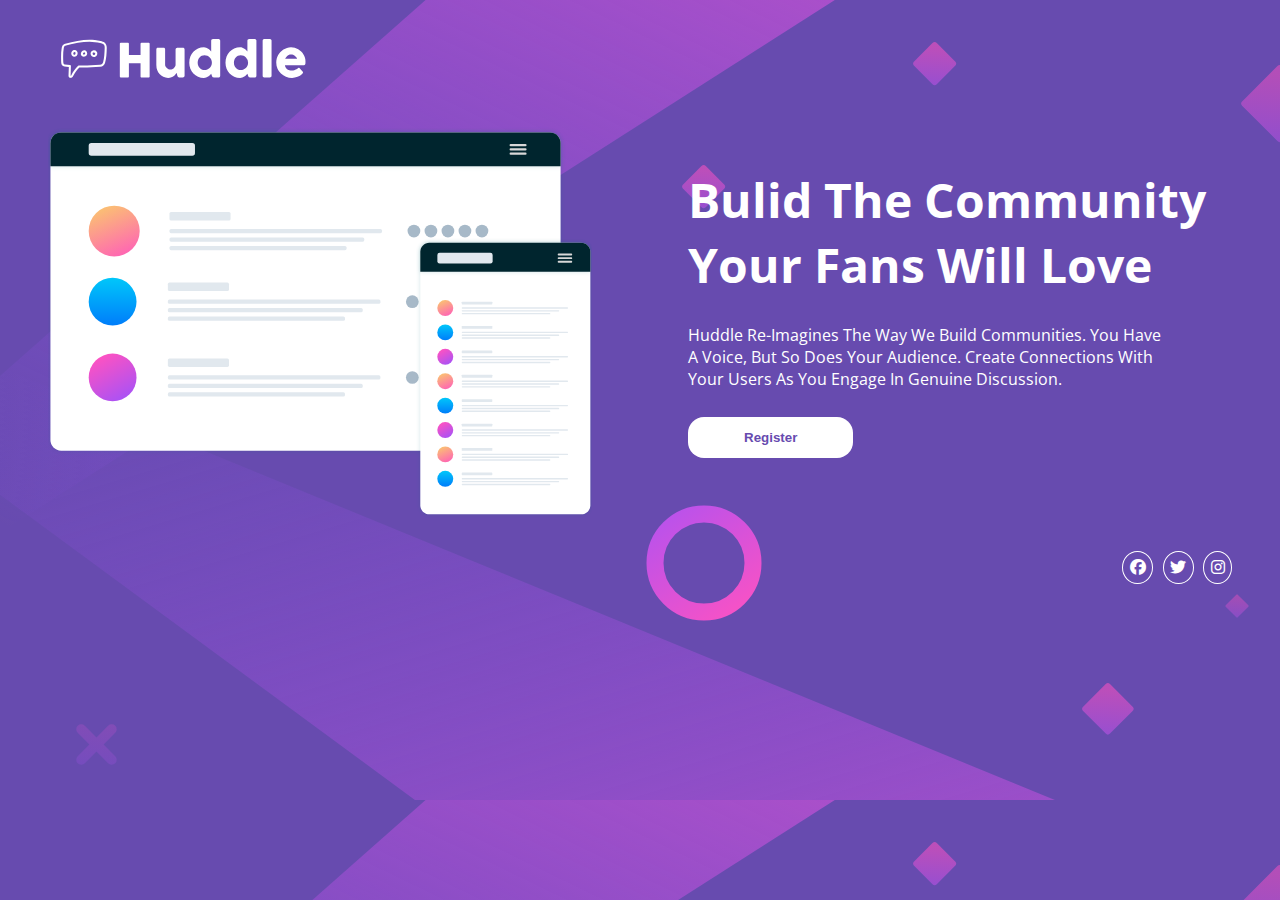
<file: huddle-landing-page/index.html>
<!DOCTYPE html>
<html lang="en">
  <head>
    <meta charset="UTF-8" />
    <meta name="viewport" content="width=device-width, initial-scale=1.0" />
    <!-- displays site properly based on user's device -->
    <link
      rel="stylesheet"
      href="https://cdnjs.cloudflare.com/ajax/libs/font-awesome/6.7.2/css/all.min.css"
      integrity="sha512-Evv84Mr4kqVGRNSgIGL/F/aIDqQb7xQ2vcrdIwxfjThSH8CSR7PBEakCr51Ck+w+/U6swU2Im1vVX0SVk9ABhg=="
      crossorigin="anonymous"
      referrerpolicy="no-referrer"
    />
    <link
      rel="icon"
      type="image/png"
      sizes="32x32"
      href="./images/favicon-32x32.png"
    />
    <link rel="stylesheet" href="/huddle-landing-page/style.css" />
    <title>
      Frontend Mentor | Huddle landing page with single introductory section
    </title>
  </head>
  <body>
    <div class="container">
      <header>
        <img src="/huddle-landing-page/images/logo.svg" alt="" />
      </header>
      <section>
        <div class="img-section">
          <img src="/huddle-landing-page/images/illustration-mockups.svg" alt="" />
        </div>
        <div class="content-section">
          <div class="heading-section">
            <h1>Bulid The Community</h1>
            <h1>Your Fans Will Love</h1>
          </div>
          <div class="para-section">
            <p>Huddle re-imagines the way we build communities. You have</p>
            <p>a voice, but so does your audience. Create connections with</p>
            <p>your users as you engage in genuine discussion.</p>
          </div>
          <button>Register</button>
        </div>
      </section>
      <footer>
        <span><i class="fa-brands fa-facebook"></i></span>
        <span><i class="fa-brands fa-twitter"></i></span>
        <span><i class="fa-brands fa-instagram"></i></span>
      </footer>
    </div>
  </body>
</html>
</file>
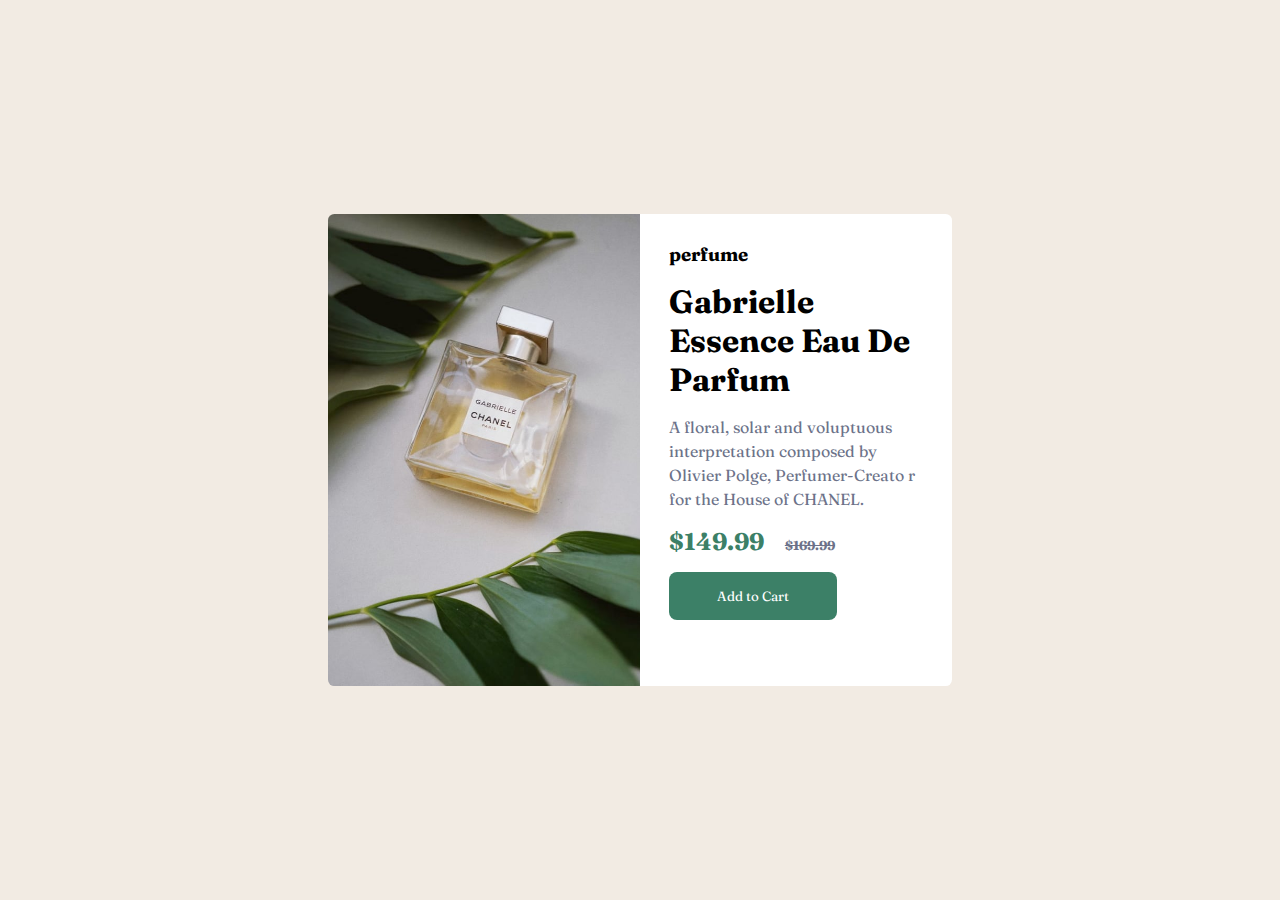
<file: product-card/index.html>
<!DOCTYPE html>
<html lang="en">
  <head>
    <meta charset="UTF-8" />
    <meta name="viewport" content="width=device-width, initial-scale=1.0" />
    <link
      rel="icon"
      type="image/png"
      sizes="32x32"
      href="./images/favicon-32x32.png"
    />
    <link
      href="https://fonts.googleapis.com/css2?family=Fraunces:ital,opsz,wght@0,9..144,100..900;1,9..144,100..900&display=swap"
      rel="stylesheet"
    />
    <link rel="stylesheet" href="/product-card/css/style.css">
    <title>Frontend Mentor | Product preview card component</title>

   
    </style>
  </head>
  <body>
   
    <div class="container">
      <div class="product-card">
        <div class="product-img">
          <img src="/product-card/img/product-img.jpg" alt="">
        </div>
        <div class="product-details">
          <h3>perfume</h3>
          <h1>Gabrielle Essence Eau De Parfum</h1>
          <p>A floral, solar and voluptuous interpretation composed by Olivier Polge, Perfumer-Creato
            r for the House of CHANEL.
          </p>
          <h2>$149.99 <span>$169.99</span></h2>
          <button>Add to Cart</button>
        </div>
      </div>
    </div>

   
  </body>
</html>
</file>
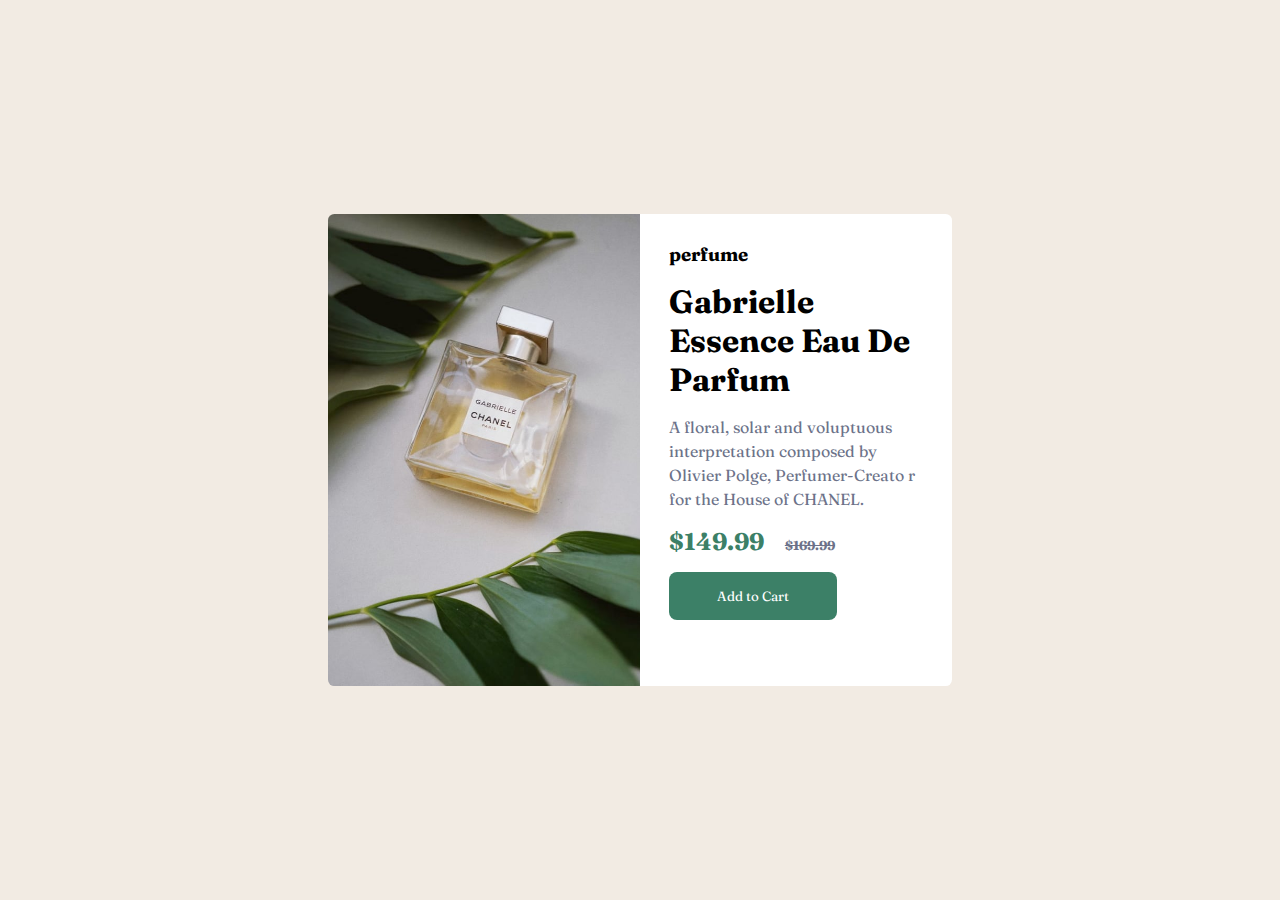
<file: product-preview-card-component-main/index.html>
<!DOCTYPE html>
<html lang="en">
  <head>
    <meta charset="UTF-8" />
    <meta name="viewport" content="width=device-width, initial-scale=1.0" />
    <link
      rel="icon"
      type="image/png"
      sizes="32x32"
      href="./images/favicon-32x32.png"
    />
    <link
      href="https://fonts.googleapis.com/css2?family=Fraunces:ital,opsz,wght@0,9..144,100..900;1,9..144,100..900&display=swap"
      rel="stylesheet"
    />
    <link rel="stylesheet" href="css/style.css">
    <title>Frontend Mentor | Product preview card component</title>

    <!-- Feel free to remove these styles or customise in your own stylesheet 👍 -->
   
    </style>
  </head>
  <body>
   
    <div class="container">
      <div class="product-card">
        <div class="product-img">
          <img src="img/product-img.jpg" alt="">
        </div>
        <div class="product-details">
          <h3>perfume</h3>
          <h1>Gabrielle Essence Eau De Parfum</h1>
          <p>A floral, solar and voluptuous interpretation composed by Olivier Polge, Perfumer-Creato
            r for the House of CHANEL.
          </p>
          <h2>$149.99 <span>$169.99</span></h2>
          <button>Add to Cart</button>
        </div>
      </div>
    </div>

   
  </body>
</html>
</file>
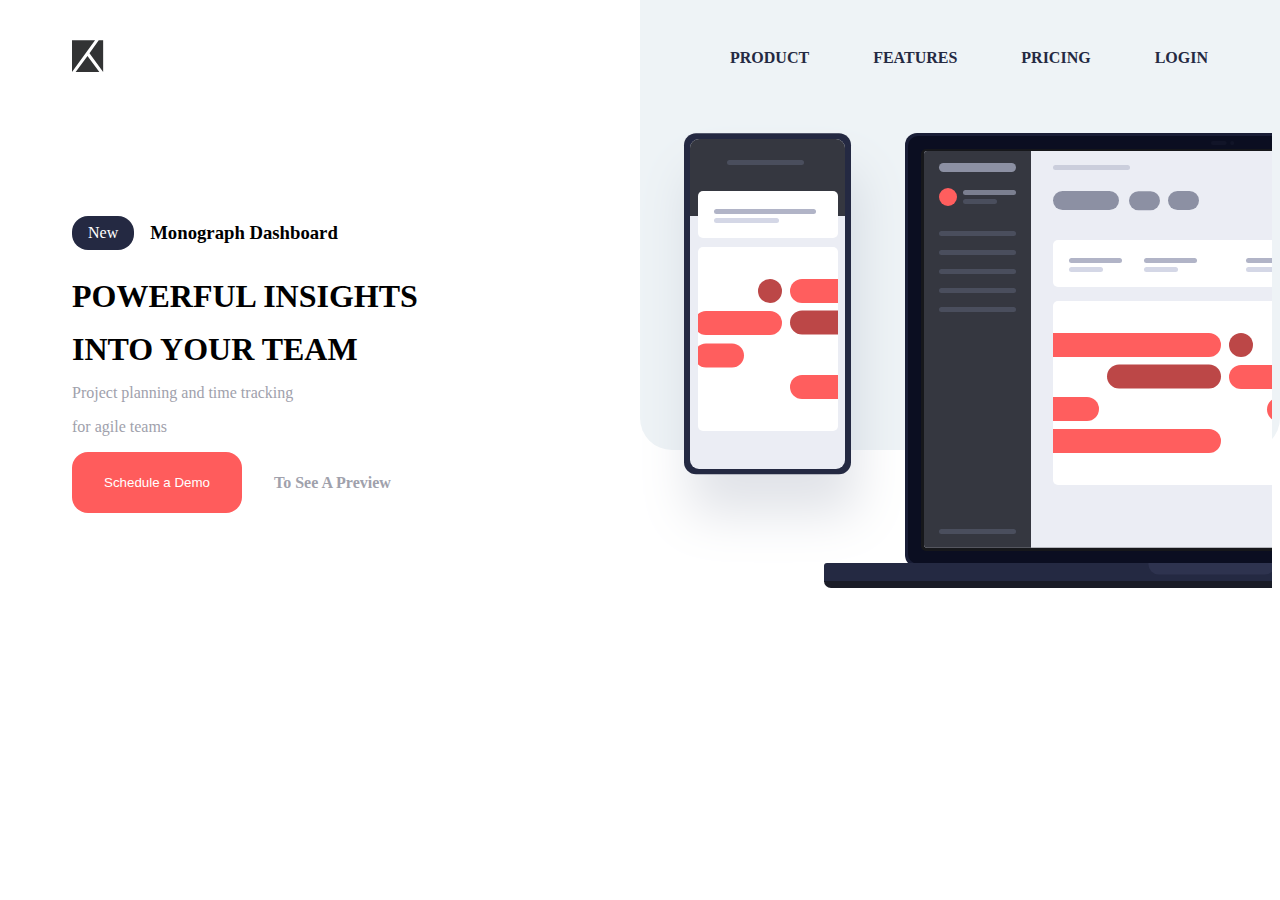
<file: project-tracking/index.html>
<!DOCTYPE html>
<html lang="en">
  <head>
    <meta charset="UTF-8" />
    <meta name="viewport" content="width=device-width, initial-scale=1.0" />
    <!-- displays site properly based on user's device -->

    <link
      rel="icon"
      type="image/png"
      sizes="32x32"
      href="./images/favicon-32x32.png"
    />
    <link rel="stylesheet" href="/project-tracking/style.css" />
    <title>Frontend Mentor | Project tracking intro component</title>
  </head>
  <body>
    <div class="back-ground"></div>

    <nav>
      <div class="nav-logo">
        <img src="/project-tracking/images/logo.svg" alt="" />
      </div>

      <div class="nav-links notactive" id="nav-links">
        <a href="#">Product</a>
        <a href="#">Features</a>
        <a href="#">Pricing</a>
        <a href="#">Login</a>
      </div>
      <span class="hamburger-icon" id="hamburger-icon"
        ><img
          id="icon-img"
          src="/project-tracking/images/icon-hamburger.svg"
          alt=""
      /></span>
    </nav>

    <section>
      <div class="content-section">
        <div class="first-line">
          <span>New</span>
          <h3>Monograph Dashboard</h3>
        </div>
        <h1>Powerful insights</h1>
        <h1>into your team</h1>
        <p>Project planning and time tracking</p>
        <p>for agile teams</p>
        <div class="btn-section">
          <button>Schedule a Demo</button>
          <h4>to see a preview</h4>
        </div>
      </div>
      <div class="img-section">
        <img src="/project-tracking/images/illustration-devices.svg" alt="" />
      </div>
    </section>

    <script src="/project-tracking/script.js"></script>
  </body>
</html>
</file>
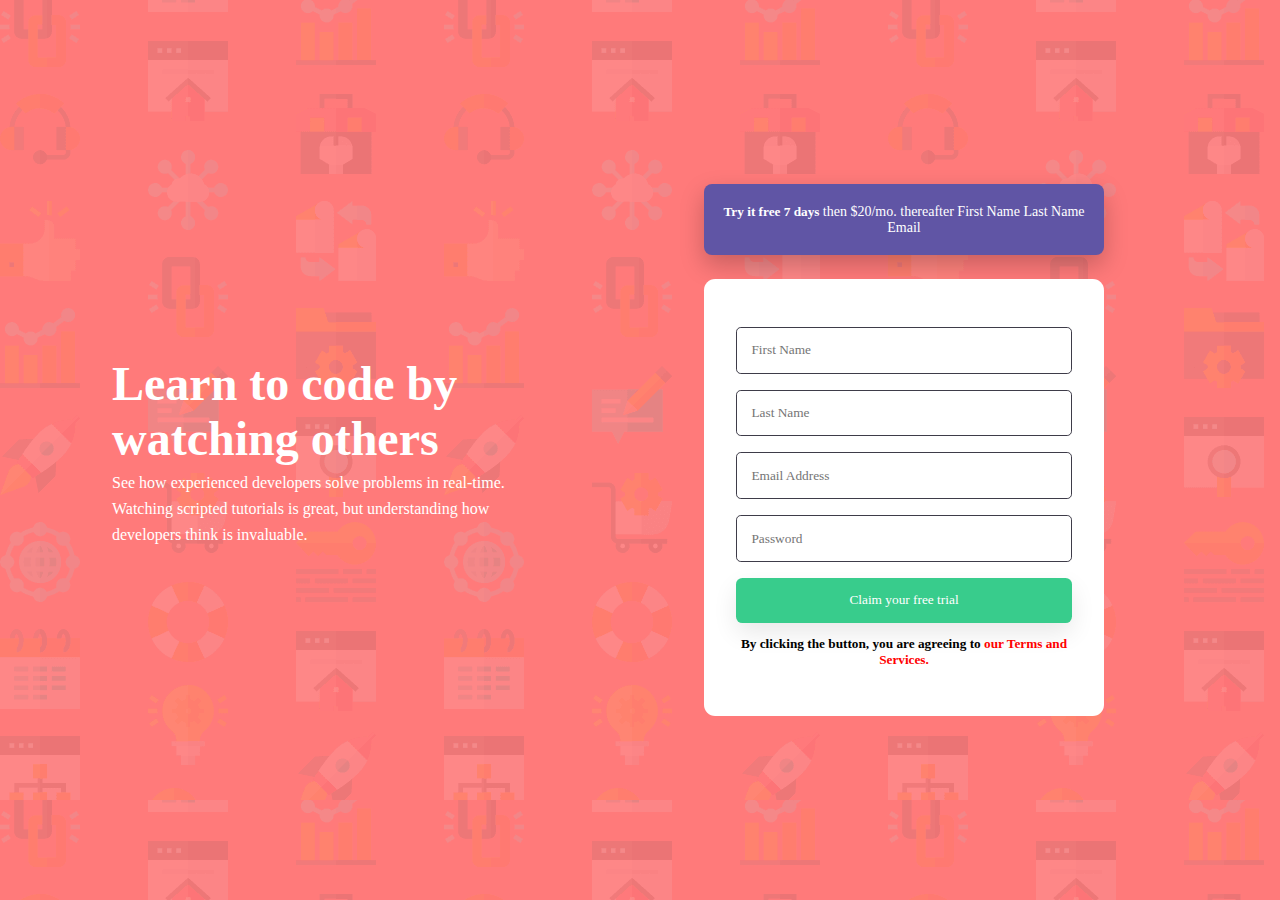
<file: signup_components/index.html>
<!DOCTYPE html>
<html lang="en">
  <head>
    <meta charset="UTF-8" />
    <meta name="viewport" content="width=device-width, initial-scale=1.0" />
    <!-- displays site properly based on user's device -->
    <link
      rel="icon"
      type="image/png"
      sizes="32x32"
      href="./images/favicon-32x32.png"
    />
    <link rel="stylesheet" href="/signup_components/style.css" />

    <title>Frontend Mentor | Intro component with sign up form</title>
  </head>
  <body>
    <section>
      <div class="content-section">
        <div class="content-head">
          <h2>Learn to code by</h2>
          <h2>watching others</h2>
        </div>
        <p>See how experienced developers solve problems in real-time.</p>
        <p>Watching scripted tutorials is great, but understanding how</p>
        <p>developers think is invaluable.</p>
      </div>

      <div class="form-section">
        <div class="free-card">
          <h5>
            Try it free 7 days
            <span>then $20/mo. thereafter First Name Last Name Email </span>
          </h5>
        </div>
        <div class="formdiv">
          <form action="" id="formid">
            <input type="text" id="firstName" placeholder="First Name" />
            <span id="fnspan">First Name cannot be empty</span>
            <input type="text" id="secondName" placeholder="Last Name" />
            <span id="lnspan">lastname Name cannot be empty</span>
            <input type="email" id="emailAddress" placeholder="Email Address" />
            <span id="espan">email Name cannot be empty</span>
            <input type="password" id="password" placeholder="Password" />
            <span id="pspan">password Name cannot be empty</span>
            <button type="submit" class="btnform">Claim your free trial</button>
          </form>
          <div class="terms-sentence">
            <h5>
              By clicking the button, you are agreeing to
              <span>our Terms and Services.</span>
            </h5>
          </div>
        </div>
      </div>
    </section>
    <script src="/signup_components/script.js"></script>
  </body>
</html>
</file>
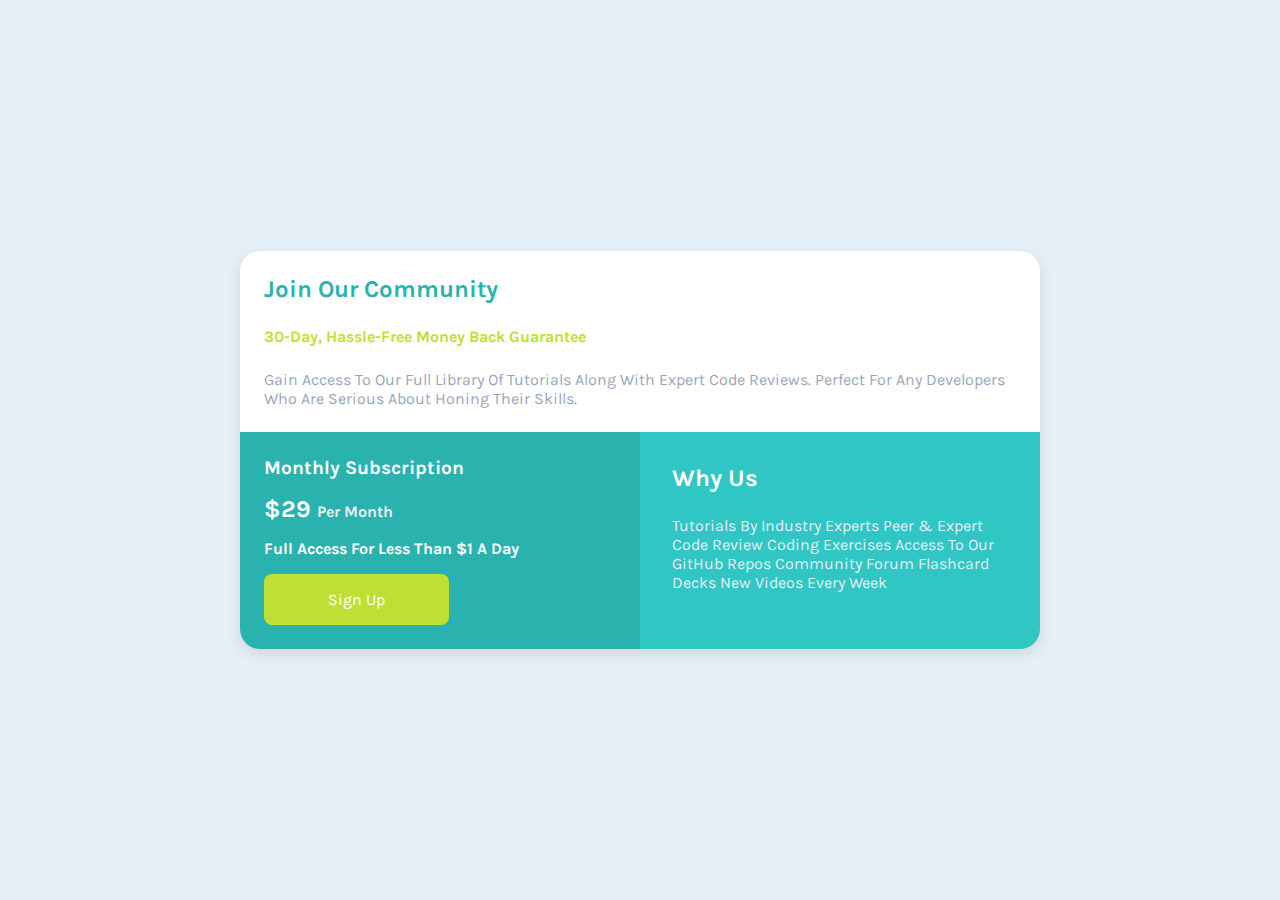
<file: SinglePrice-Task/index.html>
<!DOCTYPE html>
<html lang="en">
  <head>
    <meta charset="UTF-8" />
    <meta name="viewport" content="width=device-width, initial-scale=1.0" />
    <link
      href="https://fonts.googleapis.com/css2?family=Karla:wght@400;700&display=swap"
      rel="stylesheet"
    />
    <link rel="stylesheet" href="/SinglePrice-Task/style/style.css" />
    <title>Document</title>
  </head>
  <body>
    <main class="container">
      <section class="top-section">
        <div class="comunity-section">
          <h1>Join our community</h1>
          <h3>30-day, hassle-free money back guarantee</h3>
          <p>
            Gain access to our full library of tutorials along with expert code
            reviews. Perfect for any developers who are serious about honing
            their skills.
          </p>
        </div>
      </section>
      <div class="bottom-section">
        <div class="price-section">
          <h1>Monthly Subscription</h1>
          <h2>$29 <span>per month</span></h2>
          <h3>Full access for less than $1 a day</h3>
          <button>Sign Up</button>
        </div>
        <div class="why-section">
          <h2>Why Us</h2>
          <p>
            Tutorials by industry experts Peer & expert code review Coding
            exercises Access to our GitHub repos Community forum Flashcard decks
            New videos every week
          </p>
        </div>
      </div>
    </main>
  </body>
</html>
</file>
<file: huddle-landing-page/style.css>
@import url('https://fonts.googleapis.com/css2?family=Open+Sans:ital,wght@0,300..800;1,300..800&display=swap');
*{
    margin: 0;
    padding: 0;
    box-sizing: border-box;
}
:root{
     --Violet: hsl(257, 40%, 49%);
    --Soft-Magenta: hsl(300, 69%, 71%); 
}

body{
    background-color: var(--Violet);
    background-image: url(/huddle-landing-page/images/bg-desktop.svg);
    /* max-width: 80vw; */
    /* width: 90%; */
}


.container{
    padding: 1.6rem 3rem;
    padding-bottom: 0px;
}


section{
    margin: 2rem 0rem;
    display: grid;
    grid-template-columns: repeat(2,1fr);
    column-gap: 6rem;
}
section .img-section img{
    width: 100%;
    height: 100%;
    object-fit: cover;
}
section .content-section{
margin-top: 2.5rem;
color: white;
display: flex;
flex-direction: column;
/* justify-content: center; */
/* align-items: center; */
row-gap: 1.7rem;
font-family: "Open Sans", serif;
text-transform: capitalize;

}

.content-section .heading-section{
font-weight: bold;
font-size: 1.5rem;
}

.content-section button{
    align-self: flex-start;
    padding: 0.8rem 3.5rem;
    color: var(--Violet);
    background-color: white;
    border: 0;
    border-radius: 1rem;
    font-weight: bold; 
    transition: 1s all ease-in-out;
}
.content-section button:hover{
    background-color: var(--Soft-Magenta);
    color: white;
}

footer{
    color: white;
    display: flex;
    justify-content: flex-end;
    column-gap: 0.6rem;
    margin: 1.5rem 0px;
}
footer span{
    border: 1px solid white;
    padding: 0.4rem;
    border-radius: 50%;
    text-align: center;

}
footer span:hover{
    border: 0;
}

@media(max-width:1114px){
    body{
        background-image: url(/huddle-landing-page/images/bg-mobile.svg);
        background-repeat: no-repeat;
    }
    
    section{
        grid-template-columns: repeat(1,1fr);
        /* justify-content: center; */
        /* text-align: center; */
    }
    section .content-section{
    text-align: center;
    }
    section .content-section button{
        align-self: center;
    }
    footer {
        justify-content: center;
    }

}
</file>
<file: product-card/css/style.css>
:root{

--Dark-cyan: hsl(158, 36%, 37%);
--Cream :hsl(30, 38%, 92%);
--Very-dark-blue:hsl(212, 21%, 14%);
--Dark-grayish-blue: hsl(228, 12%, 48%);
--White :hsl(0, 0%, 100%);
}
*{
    margin: 0;
    padding: 0;
    box-sizing: border-box;
    font-family: Fraunces;
}

body{
    height: 100vh;
    display: flex;
    align-items: center;
    justify-content: center;
    background-color: var(--Cream);

}
.container{

    max-width: 39rem;
    width: 90%;
   overflow: hidden;
   border-radius: 0.4rem;

}

.product-card{
   display: flex;
}
.product-img{
    width: 50%;
    /* backg
    round-size: cover; */
}

.product-img img{
    width: 100%;
    height: 100%;
    object-fit: cover;
}
.product-details{
    width: 50%;
    background-color: var(--White);
    padding: 1.8rem ;
    display: flex;
    flex-direction: column;
    row-gap: 1rem;
}

.product-details p{
    color: var(--Dark-grayish-blue);
    line-height: 1.5rem;
}
.product-details h2{
    color: var(--Dark-cyan);
}
.product-details h2 span{
    color: var(--Dark-grayish-blue);
    font-size: small;
    margin: 10px 1rem;
    text-decoration: line-through;
}
.product-details button{
    border: none;
    padding: 1rem 3rem;
    align-self: self-start;
    background-color: var(--Dark-cyan);
    color: var(--White);
    border-radius: 0.5rem;
}


@media (max-width: 768px) {

.product-card{
    flex-direction: column;
}
.product-img,
  .product-details {
    width: 100%;
  }

  .product-img img {
    height:20rem; 
  }
}
</file>
<file: product-preview-card-component-main/css/style.css>
:root{

--Dark-cyan: hsl(158, 36%, 37%);
--Cream :hsl(30, 38%, 92%);
--Very-dark-blue:hsl(212, 21%, 14%);
--Dark-grayish-blue: hsl(228, 12%, 48%);
--White :hsl(0, 0%, 100%);
}
*{
    margin: 0;
    padding: 0;
    box-sizing: border-box;
    font-family: Fraunces;
}

body{
    height: 100vh;
    display: flex;
    align-items: center;
    justify-content: center;
    background-color: var(--Cream);

}
.container{

    max-width: 39rem;
    width: 90%;
   overflow: hidden;
   border-radius: 0.4rem;

}

.product-card{
   display: flex;
}
.product-img{
    width: 50%;
    /* backg
    round-size: cover; */
}

.product-img img{
    width: 100%;
    height: 100%;
    object-fit: cover;
}
.product-details{
    width: 50%;
    background-color: var(--White);
    padding: 1.8rem ;
    display: flex;
    flex-direction: column;
    row-gap: 1rem;
}

.product-details p{
    color: var(--Dark-grayish-blue);
    line-height: 1.5rem;
}
.product-details h2{
    color: var(--Dark-cyan);
}
.product-details h2 span{
    color: var(--Dark-grayish-blue);
    font-size: small;
    margin: 10px 1rem;
    text-decoration: line-through;
}
.product-details button{
    border: none;
    padding: 1rem 3rem;
    align-self: self-start;
    background-color: var(--Dark-cyan);
    color: var(--White);
    border-radius: 0.5rem;
}


@media (max-width: 768px) {

.product-card{
    flex-direction: column;
}
.product-img,
  .product-details {
    width: 100%;
  }

  .product-img img {
    height:20rem; 
  }
}
</file>
<file: project-tracking/style.css>
@import url('https://fonts.googleapis.com/css2?family=Barlow+Condensed:ital,wght@0,100;0,200;0,300;0,400;0,500;0,600;0,700;0,800;0,900;1,100;1,200;1,300;1,400;1,500;1,600;1,700;1,800;1,900&display=swap');

:root{

    --Red: hsl(0, 100%, 68%);
    --Very-Dark-Blue: hsl(230, 29%, 20%);
    --Dark-Grayish-Blue: hsl(230, 11%, 40%);
    --Grayish-Blue: hsl(231, 7%, 65%);
    --Light-Grayish-Blue: hsl(207, 33%, 95%);
}


/*  font-family: "Barlow Condensed", serif; */

.back-ground{
    background-color: var(--Light-Grayish-Blue);
    width: 50%;
    position: absolute;
    top: 0;
    left: 50%;
    z-index: -1;
    height: 50vh;
    border-radius: 0 0  2rem 2rem ;

}


nav{
    display: flex;
    justify-content: space-between;
    align-items: center;
    padding: 2rem 4rem;
}
nav .nav-links{
    display: flex;
    gap:4rem;
 
}
.nav-links a{
    color: var(--Very-Dark-Blue);
    font-size: 1rem;
    font-weight: 600;
    text-decoration: none;
    text-transform: uppercase;
    transition: all ease-in-out 1s;
}
.nav-links a:hover{

    color:var(--Light-Grayish-Blue)
}
.hamburger-icon{
    display: none;
    cursor: pointer;
}

section{
    margin: 1rem 0rem;
    display: grid;
    grid-template-columns: repeat(2, minmax(0, 1fr));    
    padding: 0rem 4rem;
    overflow: hidden;
    align-items: center;
}

section .content-section{
display: flex;
flex-direction: column;
row-gap: 1rem;
}

section .content-section .first-line{
display: flex;
align-items: center;
gap: 1rem;
}

section .content-section .first-line span
{
    padding: 0.5rem 1rem;
    background-color: var(--Very-Dark-Blue);
    color: white;
    border-radius: 1rem;
}

section .content-section h1{
font-size: 2rem;
text-transform: uppercase;
font-weight: bolder;
margin: 0;
}
section .content-section p{
color:var(--Grayish-Blue);
margin: 0;
}

.btn-section{
    display:flex;
    column-gap: 2rem;
    /* padding: 1rem; */
    
}

.btn-section h4{
    color: var(--Grayish-Blue);
    text-transform: capitalize;
}
.btn-section button{
    padding: 1rem 2rem;
    background-color: var(--Red);
    color: white;
    border: none;
    border-radius: 1rem;
    cursor: pointer;
    transition: all ease-in-out 1s;
}

@media (max-width:440px) {

    nav{
        padding: 1rem 2rem;
    }
    nav .nav-links{
         position: absolute;
         display: flex;
         flex-direction: column;
         background-color: white;
         top: 4.5rem;
         left: 0;
         width: 100vw;
         padding: 1.4rem;
         border-radius: 2rem;
    }
    .hamburger-icon{
        display: block;
    }
    .notactive{
        display: none!important;
    }
  
    section{
        padding: 1rem 0rem;
        grid-template-columns: repeat(1, minmax(0, 1fr));
        row-gap: 2rem;
        flex-direction: column-reverse;
    
    }
    section .image-section {
        order: -1; 
    }
    
    section .content-section {
        order: 2;
    }
    section .content-section{
        padding: 0rem 1rem;
    }
  
  
}
</file>
<file: signup_components/style.css>
*{
    margin: 0;
    padding: 0;
    box-sizing: border-box;
    font-family: "Poppins", serif;

}

:root{
    --Red: hsl(0, 100%, 74%) ;
    --Green: hsl(154, 59%, 51%);
    --Blue: hsl(248, 32%, 49%);
    --Dark-Blue: hsl(249, 10%, 26%);
    --Grayish-Blue: hsl(246, 25%, 77%)

}

body{
    height: 100vh;
    display: flex;
    justify-content: center;
    align-items: center;
    background-color: var(--Red);
    background-image: url("/signup_components/images/bg-intro-desktop.png");

}

section{
    /* max-width: 2rem; */

    padding: 0rem 7rem;

    display: grid;
    grid-template-columns: repeat(2,1fr);
    align-items: center;
    /* justify-content: center; */
    /* background-color: red; */

}




.content-section{
    color: white;
    display: flex;
    flex-direction: column;
    row-gap: 0.5rem;
    justify-content: center;
}

.content-head h2{
    /* font-weight: 600; */
    font-size: 3rem;
    /* margin: -2px; */
}























.free-card{
    background-color: var(--Blue);
    color: white;
    padding: 1.2rem;
    border-radius: 0.5rem;
    box-shadow: 0px 10px 25px rgba(0, 0, 0, 0.221);
    text-align: center;
}

.free-card  span{
    /* font-weight: ; */
    /* font-family: serif; */
    font-weight: 100;
    font-size:14px;
    /* font */
}

.form-section{
     display: flex;
    flex-direction: column;
    row-gap: 1.5rem; 
    padding: 4rem;

}


.formdiv{
    background-color: white;
    padding: 3rem 2rem;
    text-align: center;
    border-radius: 0.7rem;
}
.formdiv form
{
    display: flex;
    flex-direction: column;
    justify-content: center;
    row-gap: 1rem;
}
.formdiv input{
    /* display: block; */
    padding: 0.9rem;
    border: 1px solid var(--Dark-Blue);
    outline: 0;
    border-radius: 0.3rem;
}
form span{
    text-align: end;
    color: red;
    font-size: small;
    display: none;
}
.formdiv .btnform{
 padding: 0.9rem 2rem ;
 border: 0;
background-color: var(--Green);
color: white;
box-shadow: 0px 10px 25px rgba(0, 0, 0, 0.091);
border-radius: 0.4rem;

/* fon */
}
.terms-sentence{
    margin-top: 0.8rem;

}
.terms-sentence{
    margin-top: 0.8rem;
}
.terms-sentence span{
    color: red;
}

@media (max-width:440px) {
    
    section{
        margin-top: 3rem;
        grid-template-columns: repeat(1,1fr);
        row-gap: 1rem;
        padding: 1rem;
    }
    .content-section {
        text-align: center;
    }
    .content-head h2{
        font-size: 2rem;
    
    }
    .content-section p{
   
    }
    .form-section{
        padding: 0rem;
    }
}
@media (min-width:441px) and (max-width:884px) {
    body{
        background-image: url("/signup_components/images/bg-intro-mobile.png");
    }
    section{
        padding: 1rem;
    }
 
    .content-head h2{
        font-size: 2rem;
    
    }
    .form-section{
        padding: 0rem;
    }

}
</file>
<file: SinglePrice-Task/style/style.css>
:root{

    --Light-Gray:hsl(204, 43%, 93%) ;
    --Grayish-Blue: hsl(218, 22%, 67%);
    --cyan :hsl(179, 62%, 43%);
    --Bright-Yellow:hsl(71, 73%, 54%) ;
}
*{
    margin :0;
    padding: 0;
    box-sizing: border-box;
    font-family: 'Karla', sans-serif;
    font-size: 16px;
    text-transform: capitalize;

}
body{
    background-color: var(--Light-Gray);
    display: flex;
    justify-content: center;
    align-items: center;
    height: 100vh;
}


.container{
    /* background-color: white; */
    max-width: 800px;
    width: 90%;
    margin: auto;
    overflow: hidden;
    border-radius: 20px;
    box-shadow: 0 5px 15px rgba(0, 0, 0, 0.1)
}
.top-section{
    display: grid;
    grid-template-columns:1fr;
    padding: 1.5rem;
background-color: white;
}

.comunity-section{
display: flex;
flex-direction: column;
row-gap: 1.5rem;

}
.comunity-section h1{
    color: var(--cyan);
    font-size: 1.5rem;
}
.comunity-section h3{
    color:var(--Bright-Yellow);
}

.comunity-section p{
    color:var(--Grayish-Blue)
}


.bottom-section{
    display: grid;
    grid-template-columns: repeat(2,1fr);

}   
.price-section{
    background-color:var(--cyan);
    color: white;
    padding: 1.5rem;
    display: flex;
    flex-direction: column;
    row-gap: 1rem;
    /* text-align: center; */
}
.price-section h1{
    font-size: 1.2rem;
}
.price-section h2 {
font-size: 1.5rem;
}
.price-section  h2 span{
    color :var(--Light-Gray);
}
.price-section p{
    color: var(--Light-Gray);
}

.price-section button {
    background-color: var(--Bright-Yellow);
    color: white;
    border: 0;
    padding: 1rem 4em; 
    border-radius: 0.5rem;
    align-self: flex-start;
}


.why-section{
    background-color: #2fc6c4;
    padding: 2rem;
    color: white;
    display: flex;
    flex-direction: column ;
    row-gap: 1.5rem;
    
}

.why-section h2{
    font-size: 1.5rem;
}
.why-section p{
color: var(--Light-Gray);
}

@media (max-width: 768px) {

    .bottom-section{
        /* display: grid; */
        grid-template-columns: 1fr;
    
    }  
    


}
</file>
